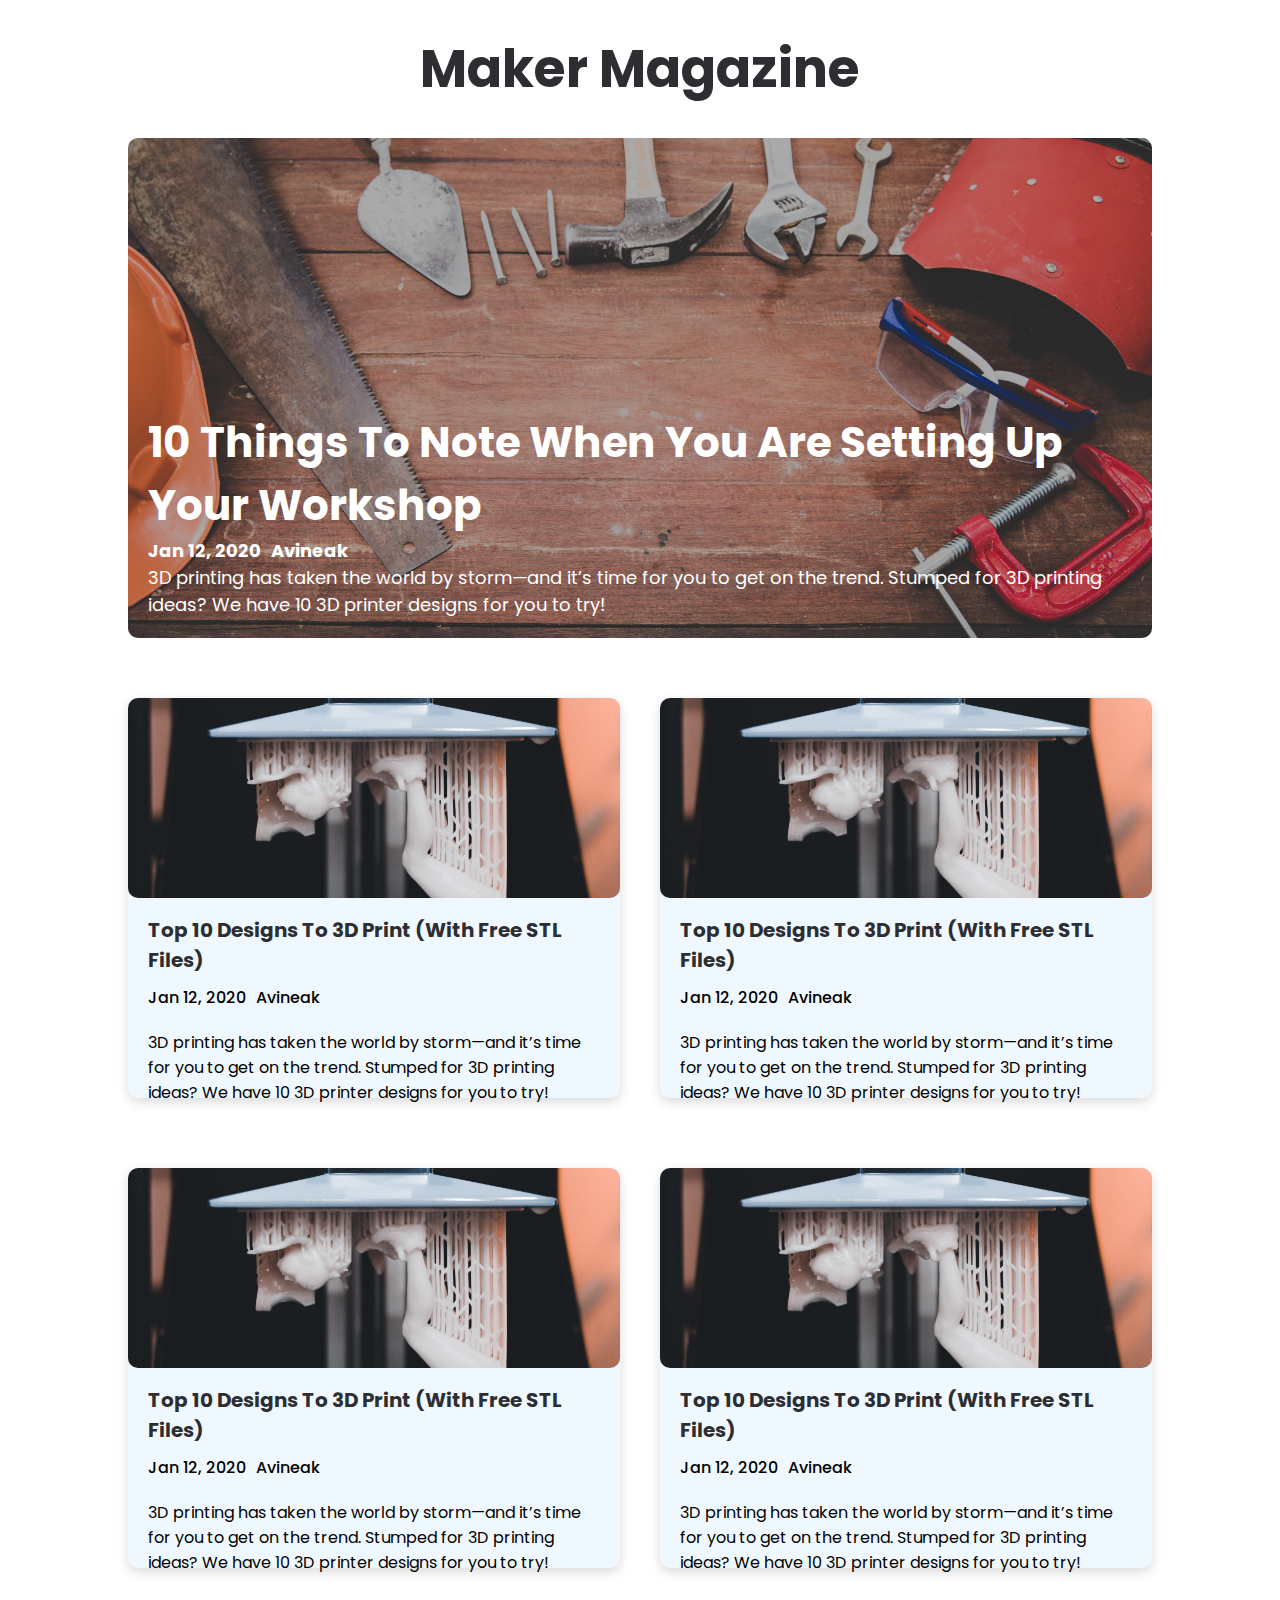
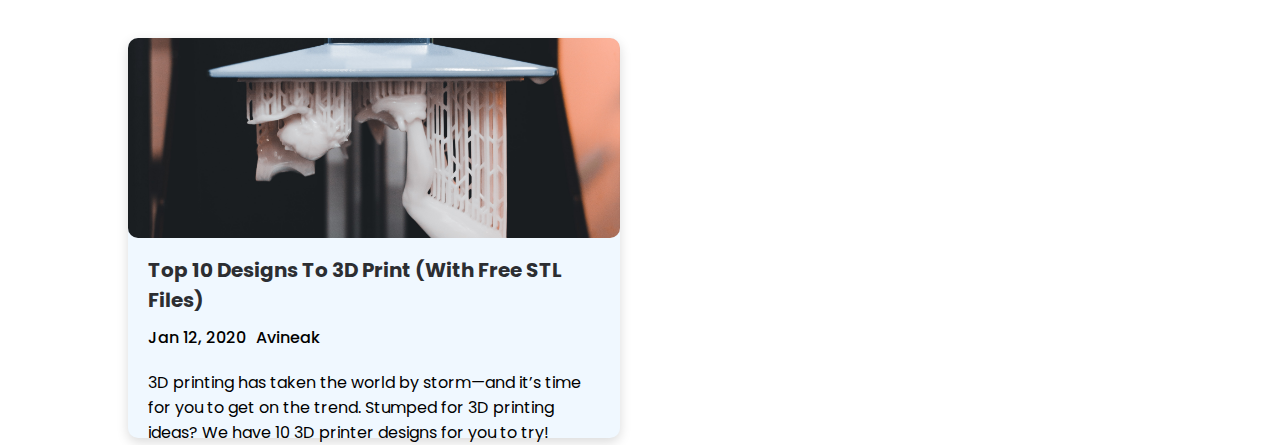
<file: index.html>
<!DOCTYPE html>
<html lang="en">
<head>
    <link rel="stylesheet" href="styles.css">
  
    <link rel="preconnect" href="https://fonts.googleapis.com">
    <link rel="preconnect" href="https://fonts.gstatic.com" crossorigin>
    <link href="https://fonts.googleapis.com/css2?family=Poppins:wght@400;500;700&display=swap" rel="stylesheet">



    <meta charset="UTF-8">
    <meta http-equiv="X-UA-Compatible" content="IE=edge">
    <meta name="viewport" content="width=device-width, initial-scale=1.0">
    <title>Maker's Blog</title>
</head>
<body>
    <div class="nav-bar canvas">
        <h1 class="logo-text">Maker Magazine</h2>
    </div>

    <div class="featured-section canvas" >

        <div class="featured-data">
            <a class="blog-link" href="./blog.html">
                <h2 class="featured-blog-title">10 Things To Note When You Are Setting Up Your Workshop </h2> 
            </a> 
            <div class="featured-date-author">
            
                <p class="featured-blog-date">Jan 12, 2020</p>
            
                <p class="featured-blog-author">Avineak</p>

                
               </div>
                <p class="featured-blog-description">
                    3D printing has taken the world by storm—and it’s time for you to get on the trend. 
                    Stumped for 3D printing ideas? We have 10 3D printer designs for you to try!

            </p>
            </div>

        </div>
    </div>



    <div class="blog-list-container canvas">

        <div class="blog-item">
            <img class="blog-item-image" src="./assets/pexels-erik-mclean-12268465.jpg" alt="3d-printer-image">
            <div class="blog-data">
               <a class="blog-link" href="./blog.html"> <h2 class="blog-item-title">Top 10 Designs To 3D Print (With Free STL Files) </h2></a>
               <div class="date-author">
                <p class="blog-item-date">Jan 12, 2020</p>
                <p class="blog-item-author">Avineak</p>

                
               </div>
                <p class="blog-description">
                    3D printing has taken the world by storm—and it’s time for you to get on the trend. 
                    Stumped for 3D printing ideas? We have 10 3D printer designs for you to try!
            </p>
            </div>
        </div>
        <div class="blog-item">
            <img class="blog-item-image" src="./assets/pexels-erik-mclean-12268465.jpg" alt="3d-printer-image">
            <div class="blog-data">
               <a class="blog-link" href="./blog.html"> <h2 class="blog-item-title">Top 10 Designs To 3D Print (With Free STL Files) </h2></a>
               <div class="date-author">
                <p class="blog-item-date">Jan 12, 2020</p>
                <p class="blog-item-author">Avineak</p>

                
               </div>
                <p class="blog-description">
                    3D printing has taken the world by storm—and it’s time for you to get on the trend. 
                    Stumped for 3D printing ideas? We have 10 3D printer designs for you to try!
            </p>
            </div>
        </div>
        <div class="blog-item">
            <img class="blog-item-image" src="./assets/pexels-erik-mclean-12268465.jpg" alt="3d-printer-image">
            <div class="blog-data">
               <a class="blog-link" href="./blog.html"> <h2 class="blog-item-title">Top 10 Designs To 3D Print (With Free STL Files) </h2></a>
               <div class="date-author">
                <p class="blog-item-date">Jan 12, 2020</p>
                <p class="blog-item-author">Avineak</p>

                
               </div>
                <p class="blog-description">
                    3D printing has taken the world by storm—and it’s time for you to get on the trend. 
                    Stumped for 3D printing ideas? We have 10 3D printer designs for you to try!
            </p>
            </div>
        </div>
        <div class="blog-item">
            <img class="blog-item-image" src="./assets/pexels-erik-mclean-12268465.jpg" alt="3d-printer-image">
            <div class="blog-data">
               <a class="blog-link" href="./blog.html"> <h2 class="blog-item-title">Top 10 Designs To 3D Print (With Free STL Files) </h2></a>
               <div class="date-author">
                <p class="blog-item-date">Jan 12, 2020</p>
                <p class="blog-item-author">Avineak</p>

                
               </div>
                <p class="blog-description">
                    3D printing has taken the world by storm—and it’s time for you to get on the trend. 
                    Stumped for 3D printing ideas? We have 10 3D printer designs for you to try!
            </p>
            </div>
        </div>
        <div class="blog-item">
            <img class="blog-item-image" src="./assets/pexels-erik-mclean-12268465.jpg" alt="3d-printer-image">
            <div class="blog-data">
               <a class="blog-link" href="./blog.html"> <h2 class="blog-item-title">Top 10 Designs To 3D Print (With Free STL Files) </h2></a>
               <div class="date-author">
                <p class="blog-item-date">Jan 12, 2020</p>
                <p class="blog-item-author">Avineak</p>

                
               </div>
                <p class="blog-description">
                    3D printing has taken the world by storm—and it’s time for you to get on the trend. 
                    Stumped for 3D printing ideas? We have 10 3D printer designs for you to try!
            </p>
            </div>
        </div>
        

       


       


      
       

       
        
        
        
 
        
    </div>

        



    
</body>
</html>
</file>
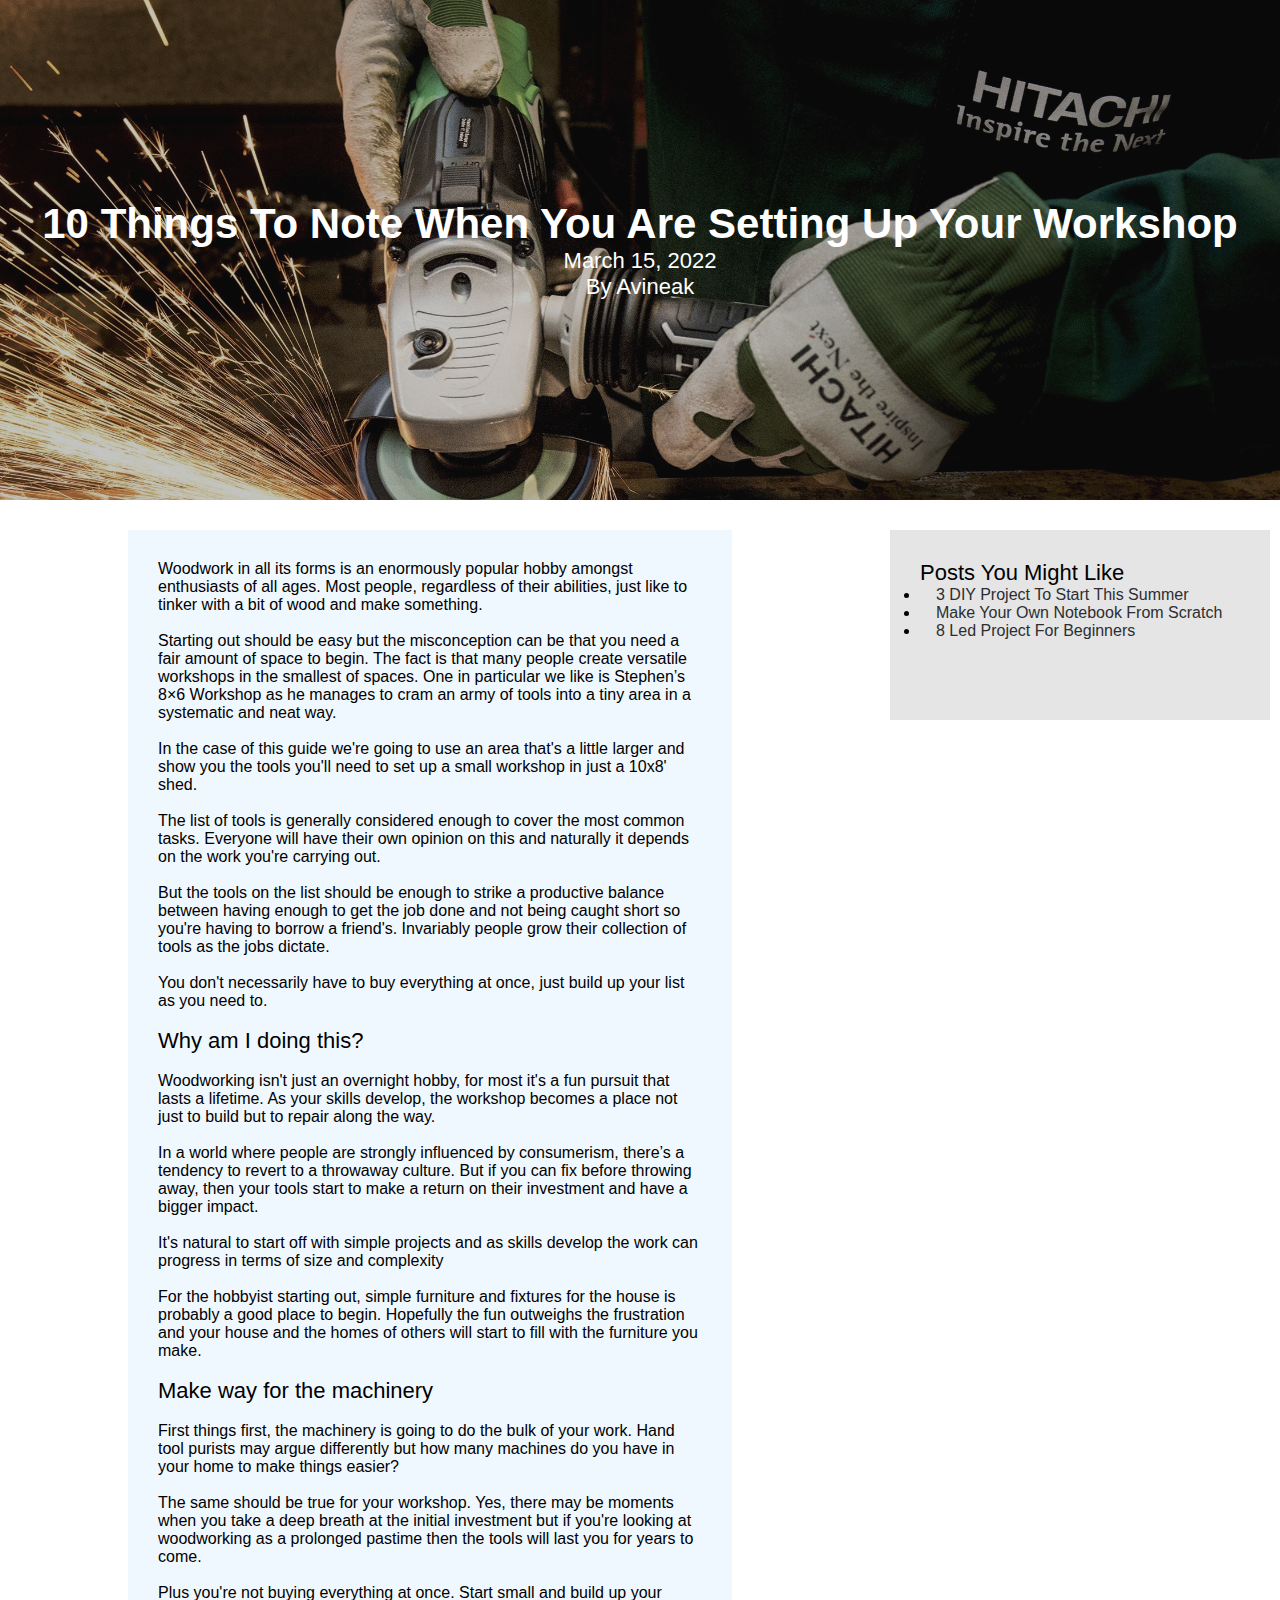
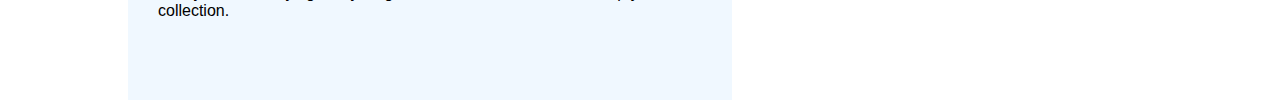
<file: blog.html>
<!DOCTYPE html>
<html lang="en">
<head>
    <link rel="stylesheet" href="styles.css">
    <meta charset="UTF-8">
    <meta http-equiv="X-UA-Compatible" content="IE=edge">
    <meta name="viewport" content="width=device-width, initial-scale=1.0">
    <title>Blog</title>
</head>
<body>
    <div class="featured-section-blog-page">
           
        <h2 class="blog-page-header">10 Things To Note When You Are Setting Up Your Workshop </h2> 
        <p class="blog-page-header-date"> March 15, 2022</p>
        <p class="blog-page-header-date"> By Avineak</p>
       
    </div>
        
      
    <div class="blog-container">
                <!-- <h2 class="blog-page-header">10 Things To Note When You Are Setting Up Your Workshop </h2>
                
                <div class="post-area blog-container">

                </div>
                 -->  

     <div class="post-area">
                    Woodwork in all its forms is an enormously popular hobby amongst enthusiasts of all ages. Most people, regardless of their abilities, just like to tinker with a bit of wood and make something. 
                    
                    <br>
                    <br>

                    Starting out should be easy but the misconception can be that you need a fair amount of space to begin. The fact is that many people create versatile workshops in the smallest of spaces. One in particular we like is Stephen’s 8×6 Workshop as he manages to cram an army of tools into a tiny area in a systematic and neat way.
                   
                    <br>
                    <br>

                    In the case of this guide we're going to use an area that's a little larger and show you the tools you'll need to set up a small workshop in just a 10x8' shed. 
                    <br>
                    <br>


                    The list of tools is generally considered enough to cover the most common tasks. Everyone will have their own opinion on this and naturally it depends on the work you're carrying out. 
                    <br>
                    <br>
                    But the tools on the list should be enough to strike a productive balance between having enough to get the job done and not being caught short so you're having to borrow a friend's. Invariably people grow their collection of tools as the jobs dictate. 
                    
                    <br>
                    <br>

                    You don't necessarily have to buy everything at once, just build up your list as you need to.
                    
                    <br>
                    <br>
        
                    <h2 class="h2-blog">Why am I doing this?</h2>
                    <br>      
                    Woodworking isn't just an overnight hobby, for most it's a fun pursuit that lasts a lifetime. As your skills develop, the workshop becomes a place not just to build but to repair along the way. 
                    
                    <br>
                    <br>


                    In a world where people are strongly influenced by consumerism, there’s a tendency to revert to a throwaway culture. But if you can fix before throwing away, then your tools start to make a return on their investment and have a bigger impact.
                    
                    <br>
                    <br>

                    It's natural to start off with simple projects and as skills develop the work can progress in terms of size and complexity

                    <br>
                    <br>
                    For the hobbyist starting out, simple furniture and fixtures for the house is probably a good place to begin. Hopefully the fun outweighs the frustration and your house and the homes of others will start to fill with the furniture you make.
                    
                    <br>
                    <br>
                    
                    <h2 class="h2-blog">Make way for the machinery</h2>
                    <br>
                    First things first, the machinery is going to do the bulk of your work. Hand tool purists may argue differently but how many machines do you have in your home to make things easier? 
                    <br>
                    <br>
                    The same should be true for your workshop. Yes, there may be moments when you take a deep breath at the initial investment but if you're looking at woodworking as a prolonged pastime then the tools will last you for years to come.
                    <br>
                    <br>
                    Plus you're not buying everything at once. Start small and build up your collection.


                   </div>

                   <div class="side-bar">
                    <h2 class="h2-blog">Posts You Might Like</h2>
                    <ul>
                        <li> <a href="./diy-projects.html"> 3 DIY Project To Start This Summer </a></li>
                        <li> <a href="./notebook.html"> Make Your Own Notebook From Scratch </a></li>
                        <li> <a href="./led-projects.html"> 8 Led Project For Beginners </a></li>        
                    </ul>
                
                </div>
            </div>

        
            

   
    
</body>
</html>
</file>
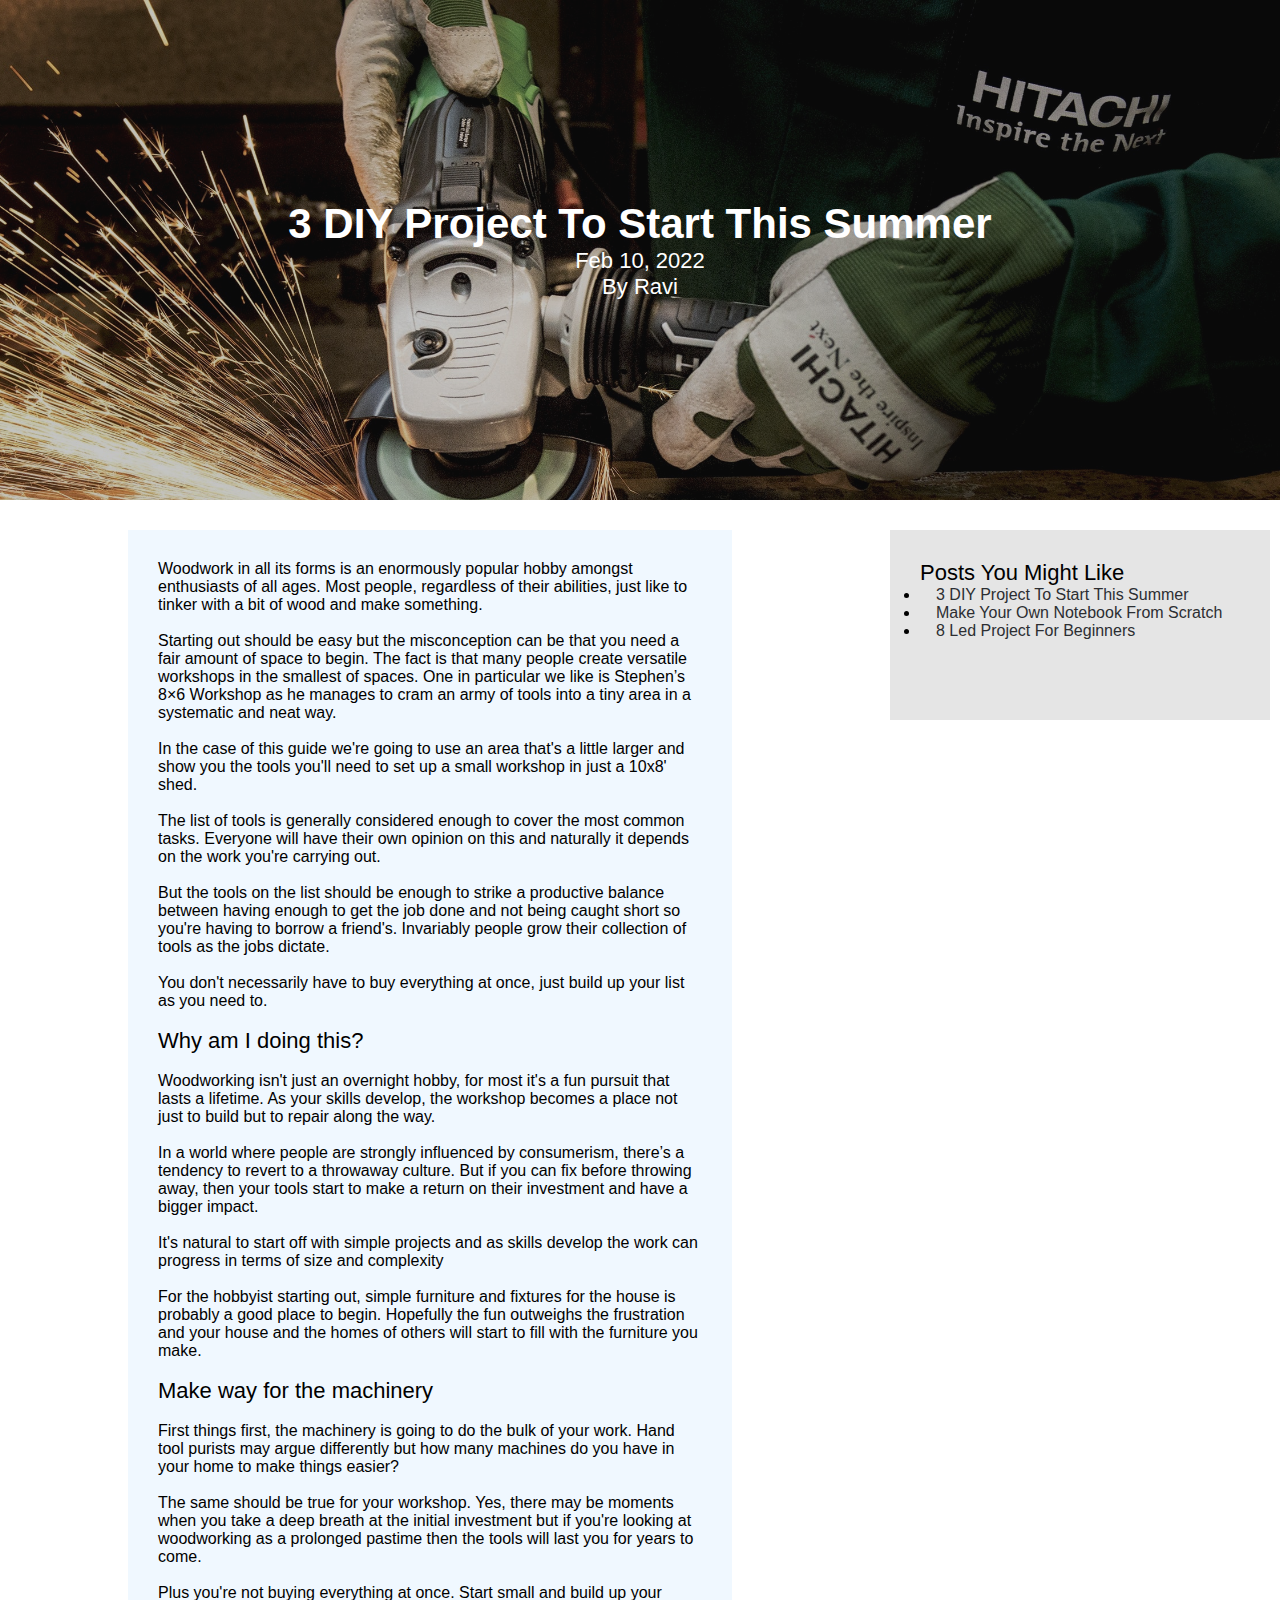
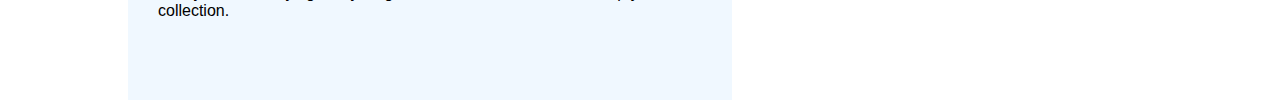
<file: diy-projects.html>
<!DOCTYPE html>
<html lang="en">
<head>
    <link rel="stylesheet" href="styles.css">
    <meta charset="UTF-8">
    <meta http-equiv="X-UA-Compatible" content="IE=edge">
    <meta name="viewport" content="width=device-width, initial-scale=1.0">
    <title>Blog</title>
</head>
<body>
    <div class="featured-section-blog-page">
           
        <h2 class="blog-page-header">3 DIY Project To Start This Summer </h2> 
        <p class="blog-page-header-date"> Feb 10, 2022</p>
        <p class="blog-page-header-date"> By Ravi</p>
       
    </div>
        
      
    <div class="blog-container">
                <!-- <h2 class="blog-page-header">10 Things To Note When You Are Setting Up Your Workshop </h2>
                
                <div class="post-area blog-container">

                </div>
                 -->  

     <div class="post-area">
                    Woodwork in all its forms is an enormously popular hobby amongst enthusiasts of all ages. Most people, regardless of their abilities, just like to tinker with a bit of wood and make something. 
                    
                    <br>
                    <br>

                    Starting out should be easy but the misconception can be that you need a fair amount of space to begin. The fact is that many people create versatile workshops in the smallest of spaces. One in particular we like is Stephen’s 8×6 Workshop as he manages to cram an army of tools into a tiny area in a systematic and neat way.
                   
                    <br>
                    <br>

                    In the case of this guide we're going to use an area that's a little larger and show you the tools you'll need to set up a small workshop in just a 10x8' shed. 
                    <br>
                    <br>


                    The list of tools is generally considered enough to cover the most common tasks. Everyone will have their own opinion on this and naturally it depends on the work you're carrying out. 
                    <br>
                    <br>
                    But the tools on the list should be enough to strike a productive balance between having enough to get the job done and not being caught short so you're having to borrow a friend's. Invariably people grow their collection of tools as the jobs dictate. 
                    
                    <br>
                    <br>

                    You don't necessarily have to buy everything at once, just build up your list as you need to.
                    
                    <br>
                    <br>
        
                    <h2 class="h2-blog">Why am I doing this?</h2>
                    <br>      
                    Woodworking isn't just an overnight hobby, for most it's a fun pursuit that lasts a lifetime. As your skills develop, the workshop becomes a place not just to build but to repair along the way. 
                    
                    <br>
                    <br>


                    In a world where people are strongly influenced by consumerism, there’s a tendency to revert to a throwaway culture. But if you can fix before throwing away, then your tools start to make a return on their investment and have a bigger impact.
                    
                    <br>
                    <br>

                    It's natural to start off with simple projects and as skills develop the work can progress in terms of size and complexity

                    <br>
                    <br>
                    For the hobbyist starting out, simple furniture and fixtures for the house is probably a good place to begin. Hopefully the fun outweighs the frustration and your house and the homes of others will start to fill with the furniture you make.
                    
                    <br>
                    <br>
                    
                    <h2 class="h2-blog">Make way for the machinery</h2>
                    <br>
                    First things first, the machinery is going to do the bulk of your work. Hand tool purists may argue differently but how many machines do you have in your home to make things easier? 
                    <br>
                    <br>
                    The same should be true for your workshop. Yes, there may be moments when you take a deep breath at the initial investment but if you're looking at woodworking as a prolonged pastime then the tools will last you for years to come.
                    <br>
                    <br>
                    Plus you're not buying everything at once. Start small and build up your collection.


                   </div>

                   <div class="side-bar">
                    <h2 class="h2-blog">Posts You Might Like</h2>
                    <ul>
                        <li> <a href="./diy-projects.html"> 3 DIY Project To Start This Summer </a></li>
                        <li> <a href="./notebook.html"> Make Your Own Notebook From Scratch </a></li>
                        <li> <a href="./led-projects.html"> 8 Led Project For Beginners </a></li>        
                    </ul>
                
                </div>
            </div>

        
            

   
    
</body>
</html>
</file>
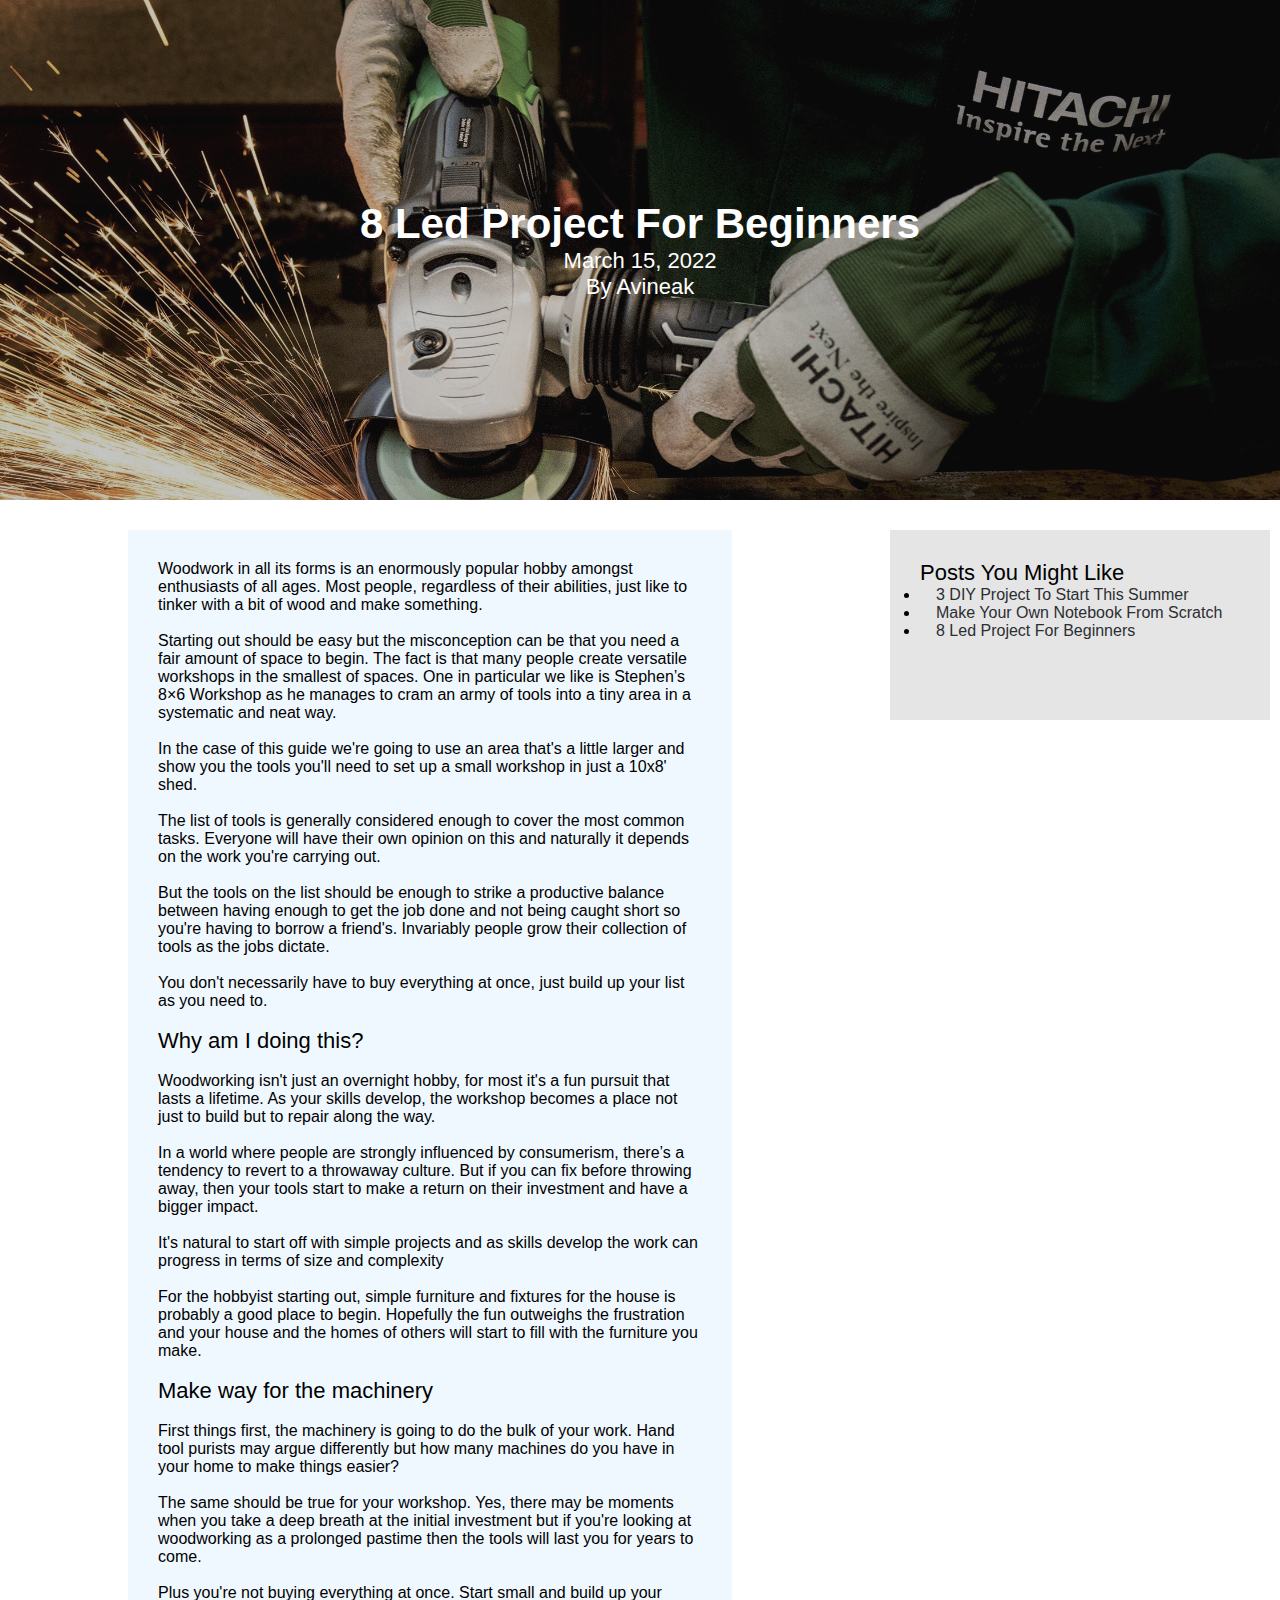
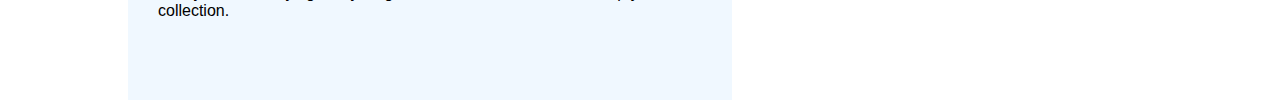
<file: led-projects.html>
<!DOCTYPE html>
<html lang="en">
<head>
    <link rel="stylesheet" href="styles.css">
    <meta charset="UTF-8">
    <meta http-equiv="X-UA-Compatible" content="IE=edge">
    <meta name="viewport" content="width=device-width, initial-scale=1.0">
    <title>Blog</title>
</head>
<body>
    <div class="featured-section-blog-page">
           
        <h2 class="blog-page-header">8 Led Project For Beginners </h2> 
        <p class="blog-page-header-date"> March 15, 2022</p>
        <p class="blog-page-header-date"> By Avineak</p>
       
    </div>
        
      
    <div class="blog-container">
                <!-- <h2 class="blog-page-header">10 Things To Note When You Are Setting Up Your Workshop </h2>
                
                <div class="post-area blog-container">

                </div>
                 -->  

     <div class="post-area">
                    Woodwork in all its forms is an enormously popular hobby amongst enthusiasts of all ages. Most people, regardless of their abilities, just like to tinker with a bit of wood and make something. 
                    
                    <br>
                    <br>

                    Starting out should be easy but the misconception can be that you need a fair amount of space to begin. The fact is that many people create versatile workshops in the smallest of spaces. One in particular we like is Stephen’s 8×6 Workshop as he manages to cram an army of tools into a tiny area in a systematic and neat way.
                   
                    <br>
                    <br>

                    In the case of this guide we're going to use an area that's a little larger and show you the tools you'll need to set up a small workshop in just a 10x8' shed. 
                    <br>
                    <br>


                    The list of tools is generally considered enough to cover the most common tasks. Everyone will have their own opinion on this and naturally it depends on the work you're carrying out. 
                    <br>
                    <br>
                    But the tools on the list should be enough to strike a productive balance between having enough to get the job done and not being caught short so you're having to borrow a friend's. Invariably people grow their collection of tools as the jobs dictate. 
                    
                    <br>
                    <br>

                    You don't necessarily have to buy everything at once, just build up your list as you need to.
                    
                    <br>
                    <br>
        
                    <h2 class="h2-blog">Why am I doing this?</h2>
                    <br>      
                    Woodworking isn't just an overnight hobby, for most it's a fun pursuit that lasts a lifetime. As your skills develop, the workshop becomes a place not just to build but to repair along the way. 
                    
                    <br>
                    <br>


                    In a world where people are strongly influenced by consumerism, there’s a tendency to revert to a throwaway culture. But if you can fix before throwing away, then your tools start to make a return on their investment and have a bigger impact.
                    
                    <br>
                    <br>

                    It's natural to start off with simple projects and as skills develop the work can progress in terms of size and complexity

                    <br>
                    <br>
                    For the hobbyist starting out, simple furniture and fixtures for the house is probably a good place to begin. Hopefully the fun outweighs the frustration and your house and the homes of others will start to fill with the furniture you make.
                    
                    <br>
                    <br>
                    
                    <h2 class="h2-blog">Make way for the machinery</h2>
                    <br>
                    First things first, the machinery is going to do the bulk of your work. Hand tool purists may argue differently but how many machines do you have in your home to make things easier? 
                    <br>
                    <br>
                    The same should be true for your workshop. Yes, there may be moments when you take a deep breath at the initial investment but if you're looking at woodworking as a prolonged pastime then the tools will last you for years to come.
                    <br>
                    <br>
                    Plus you're not buying everything at once. Start small and build up your collection.


                   </div>

                   <div class="side-bar">
                    <h2 class="h2-blog">Posts You Might Like</h2>
                    <ul>
                        <li> <a href="./diy-projects.html"> 3 DIY Project To Start This Summer </a></li>
                        <li> <a href="./notebook.html"> Make Your Own Notebook From Scratch </a></li>
                        <li> <a href="./led-projects.html"> 8 Led Project For Beginners </a></li>        
                    </ul>
                
                </div>
            </div>

        
            

   
    
</body>
</html>
</file>
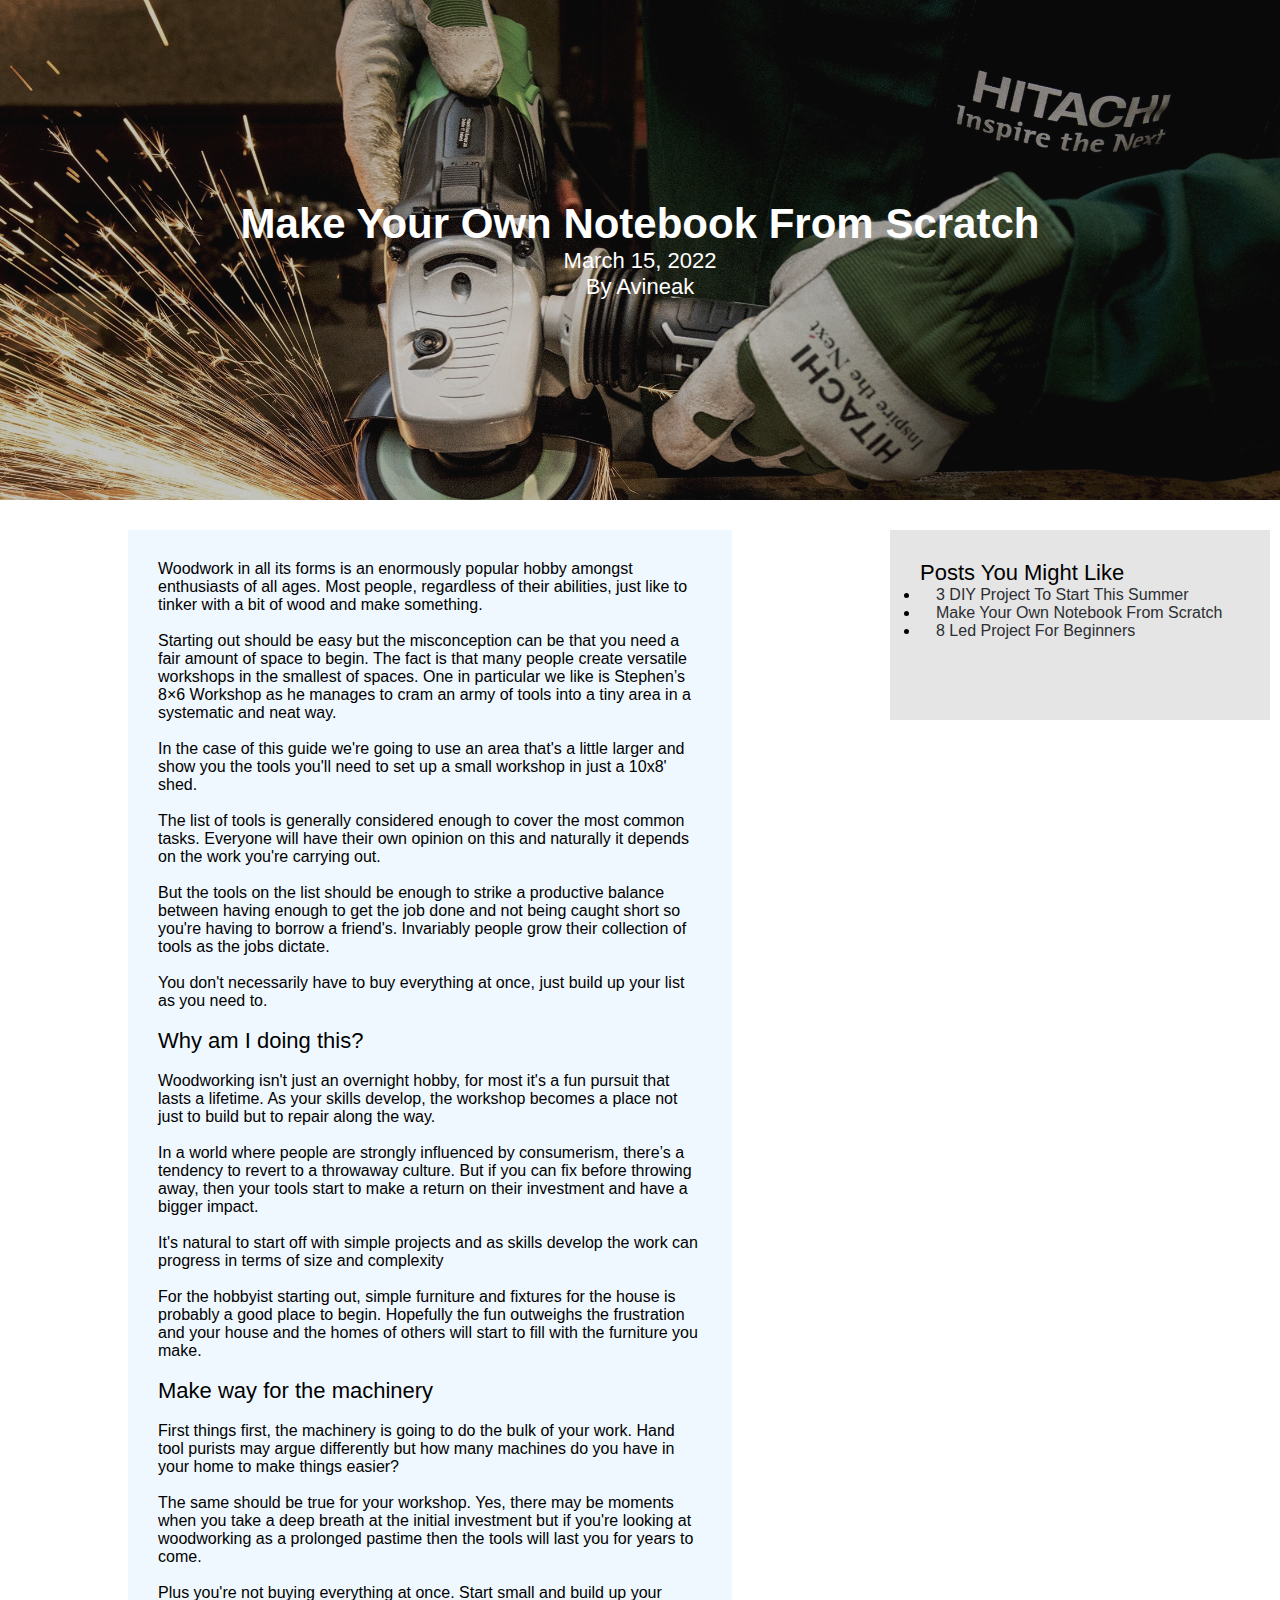
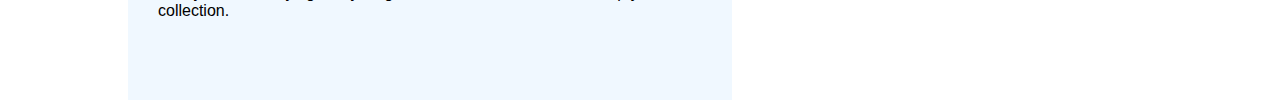
<file: notebook.html>
<!DOCTYPE html>
<html lang="en">
<head>
    <link rel="stylesheet" href="styles.css">
    <meta charset="UTF-8">
    <meta http-equiv="X-UA-Compatible" content="IE=edge">
    <meta name="viewport" content="width=device-width, initial-scale=1.0">
    <title>Blog</title>
</head>
<body>
    <div class="featured-section-blog-page">
           
        <h2 class="blog-page-header">Make Your Own Notebook From Scratch</h2> 
        <p class="blog-page-header-date"> March 15, 2022</p>
        <p class="blog-page-header-date"> By Avineak</p>
       
    </div>
        
      
    <div class="blog-container">
                <!-- <h2 class="blog-page-header">10 Things To Note When You Are Setting Up Your Workshop </h2>
                
                <div class="post-area blog-container">

                </div>
                 -->  

     <div class="post-area">
                    Woodwork in all its forms is an enormously popular hobby amongst enthusiasts of all ages. Most people, regardless of their abilities, just like to tinker with a bit of wood and make something. 
                    
                    <br>
                    <br>

                    Starting out should be easy but the misconception can be that you need a fair amount of space to begin. The fact is that many people create versatile workshops in the smallest of spaces. One in particular we like is Stephen’s 8×6 Workshop as he manages to cram an army of tools into a tiny area in a systematic and neat way.
                   
                    <br>
                    <br>

                    In the case of this guide we're going to use an area that's a little larger and show you the tools you'll need to set up a small workshop in just a 10x8' shed. 
                    <br>
                    <br>


                    The list of tools is generally considered enough to cover the most common tasks. Everyone will have their own opinion on this and naturally it depends on the work you're carrying out. 
                    <br>
                    <br>
                    But the tools on the list should be enough to strike a productive balance between having enough to get the job done and not being caught short so you're having to borrow a friend's. Invariably people grow their collection of tools as the jobs dictate. 
                    
                    <br>
                    <br>

                    You don't necessarily have to buy everything at once, just build up your list as you need to.
                    
                    <br>
                    <br>
        
                    <h2 class="h2-blog">Why am I doing this?</h2>
                    <br>      
                    Woodworking isn't just an overnight hobby, for most it's a fun pursuit that lasts a lifetime. As your skills develop, the workshop becomes a place not just to build but to repair along the way. 
                    
                    <br>
                    <br>


                    In a world where people are strongly influenced by consumerism, there’s a tendency to revert to a throwaway culture. But if you can fix before throwing away, then your tools start to make a return on their investment and have a bigger impact.
                    
                    <br>
                    <br>

                    It's natural to start off with simple projects and as skills develop the work can progress in terms of size and complexity

                    <br>
                    <br>
                    For the hobbyist starting out, simple furniture and fixtures for the house is probably a good place to begin. Hopefully the fun outweighs the frustration and your house and the homes of others will start to fill with the furniture you make.
                    
                    <br>
                    <br>
                    
                    <h2 class="h2-blog">Make way for the machinery</h2>
                    <br>
                    First things first, the machinery is going to do the bulk of your work. Hand tool purists may argue differently but how many machines do you have in your home to make things easier? 
                    <br>
                    <br>
                    The same should be true for your workshop. Yes, there may be moments when you take a deep breath at the initial investment but if you're looking at woodworking as a prolonged pastime then the tools will last you for years to come.
                    <br>
                    <br>
                    Plus you're not buying everything at once. Start small and build up your collection.


                   </div>

                   <div class="side-bar">
                    <h2 class="h2-blog">Posts You Might Like</h2>
                    <ul>
                        <li> <a href="./diy-projects.html"> 3 DIY Project To Start This Summer </a></li>
                        <li> <a href="./notebook.html"> Make Your Own Notebook From Scratch </a></li>
                        <li> <a href="./led-projects.html"> 8 Led Project For Beginners </a></li>        
                    </ul>
                
                </div>
            </div>

        
            

   
    
</body>
</html>
</file>
<file: styles.css>
*{
    margin: 0;
    padding: 0;
    font-family: 'Poppins', sans-serif;;
}


.featured-section{
    width: auto;
    height: 500px;
    background: #F2ECEC;
    border-radius: 10px;
    background-image:url("assets/pexels-suntorn-somtong-1029243.jpg");
    background-size: cover;
    background-position: center;
    display: flex;
    flex-direction: row;
    align-items: flex-end;
    box-shadow: inset 0 0 0 2000px rgba(37, 35, 37, 0.3);
}
.featured-section-image{
    width: 100%;
    height: 500px;
    object-fit: cover;
}

/* featured-blog-title, featured-blog-author, featured-blog-date */

.featured-blog-title{
font-weight: 700;
font-size: 42px;
color: #ffffff;

}
.featured-blog-title:hover{
    color: #FCA311;
}



.featured-blog-author{
    font-weight: 700;
    font-size: 18px;
    color: #ffffff;
    margin-left: 10px;
    

}


.featured-blog-date {
    font-weight: 700;
    font-size: 18px;
    color: #ffffff;
    
}
.featured-blog-description{
    font-size: 18px;
    color: #ffffff;

}
.featured-data{
    margin-top: 10px;
    margin-left: 20px;
    margin-right: 20px;
    margin-bottom: 20px;
}

.featured-date-author{
    display: flex;
}

.nav-bar{
    margin-top: 30px;
    margin-bottom: 30px;
    text-align: center;
    
}
.logo-text{
    /* more styling to come */
    color:#2C2E32;
    font-size: 52px;
    
}
.canvas{
    margin-left: 10%;
    margin-right: 10%;
}

.blog-list-container{
    display: grid;
    grid-template-columns: repeat(2, 1fr);
    grid-template-rows: repeat(2, 1fr);
    grid-gap: 40px;
    
    margin-top: 30px;

}
.blog-item{
    margin-top: 30px;
    width: auto;
    height: 400px;
    box-shadow: 0px 4px 12px rgba(0, 0, 0, 0.15);
    border-radius: 10px;
    background-color: aliceblue;
    /* background: #e5e5e5; */
    /* background-color: bisque; */
    
}
.blog-item-image{
    border-radius: 10px;
    width: 100%;
    height: 200px;
    object-fit: cover;
}
.blog-item-title{
    font-size: 20px;
    
}
.blog-item-author{
    margin-left: 10px;
    font-size: 16px;
    font-weight: 500;

}
.blog-item-date{
    font-size: 16px;
    font-weight: 500;
}

.date-author{
    display: flex;
    flex-direction: row;
    justify-content: flex-start;
    align-items: center;
    margin-top: 10px;
    margin-bottom: 10px;
    

}

.blog-data{
    margin-top: 10px;
    margin-left: 20px;
    margin-right: 20px;
    margin-bottom: 0px;
    
}
.blog-description{
    padding-top: 10px;
}
.blog-link{
    color: #2C2E32;
    text-decoration: none;
    
}
.blog-link:hover{
    color: #FCA311;
}



/* styling individual blog page */

.featured-section-blog-page{
    width: auto;
    height: 500px;
      /* The image used */
  background-image: url("./assets/pexels-pixabay-162534.jpg");

  /* Set a specific height */
  min-height: 500px;

  /* Create the parallax scrolling effect */
  background-attachment: fixed;
  background-position: center;
  background-repeat: no-repeat;
  background-size: cover;
  box-shadow: inset 0 0 0 2000px rgba(35, 35, 34, 0.265);
  display: flex;
  flex-direction: column;
  justify-content: center;
  align-self: flex-end;

}
.blog-page-header{
    font-size: 42px;
    color:#ffffff;
    text-align: center;
}
.blog-page-header-date{
    font-size: 22px;
    color:#ffffff;
    text-align: center;
}


.post-area{
    padding-top: 30px;
    padding-left: 30px;
    padding-right: 30px;
    padding-bottom: 80px;
    width: 50%;
    height: auto;
    background-color: aliceblue;
    
}

.blog-container{
    margin-top: 30px;
    margin-left: 10%;
    margin-right: 5%;
    display: flex;
    flex-direction: row;
    justify-content: space-between;
}

.h2-blog{
    font-size: 22px;
    font-weight: 500;

}
.side-bar{
    width: 25%;
    height: 350;
    padding-top: 30px;
    padding-left: 30px;
    padding-right: 30px;
    padding-bottom: 80px;
    background-color: #E5E5E5;
    position: fixed;
    right: 10px;
   
}
.side-bar a{
    text-decoration: none;
    color: #2C2E32;
    padding: 6px 8px 6px 16px;
}

.side-bar a:hover {
    color: #FCA311;;
}
</file>
